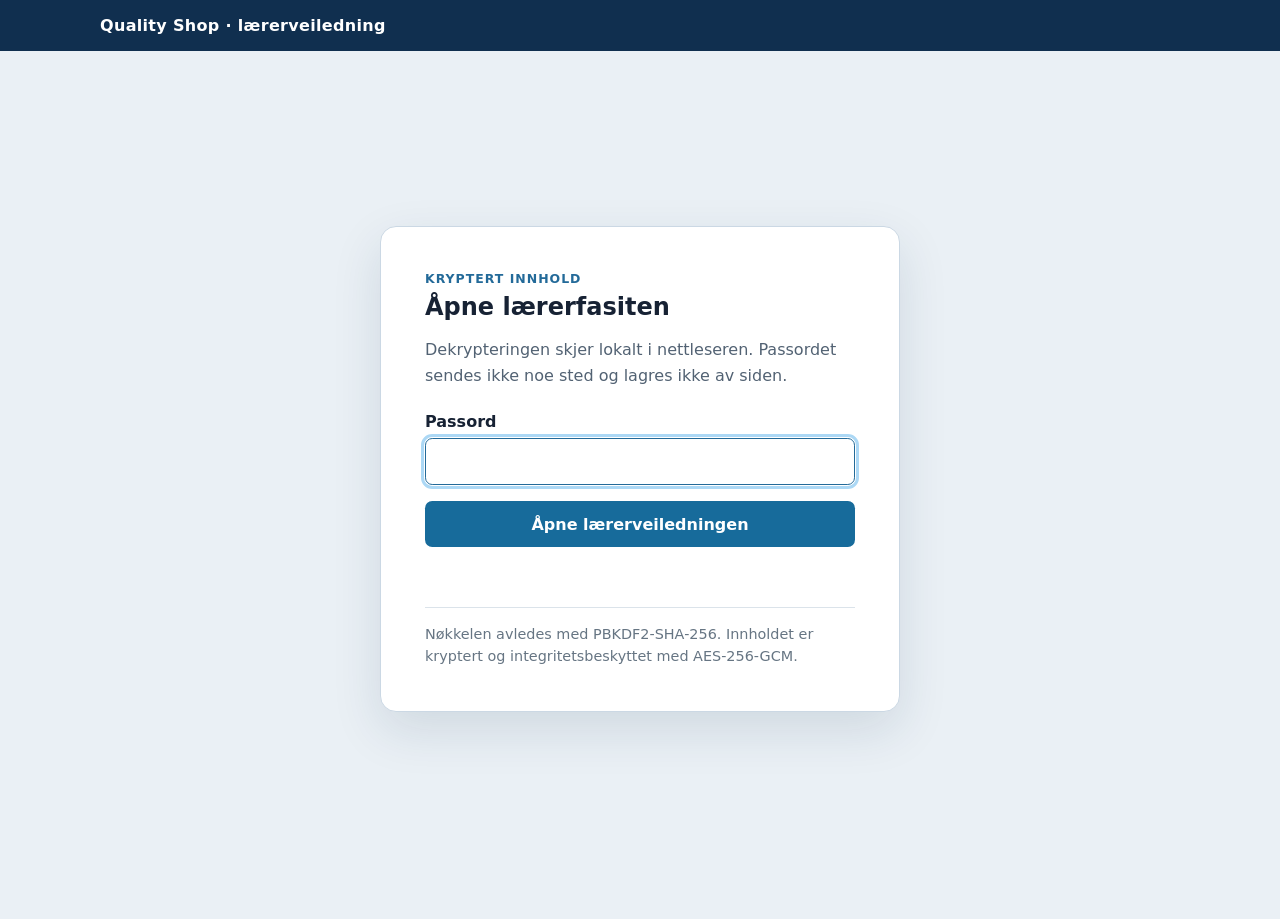
<file: laererveiledning/index.html>
<!doctype html>
<html lang="no">
<head>
  <meta charset="utf-8">
  <meta name="viewport" content="width=device-width, initial-scale=1">
  <meta name="color-scheme" content="light dark">
  <meta http-equiv="Content-Security-Policy" content="default-src 'self'; script-src 'self' 'unsafe-inline'; style-src 'unsafe-inline'">
  <title>Kryptert lærerveiledning – Quality Shop</title>
  <style>
    :root {
      color-scheme: light;
      font-family: Inter, ui-sans-serif, system-ui, -apple-system, BlinkMacSystemFont, "Segoe UI", sans-serif;
      color: #172234;
      background: #eaf0f5;
    }

    * { box-sizing: border-box; }
    body { margin: 0; min-height: 100vh; }
    button, input { font: inherit; }
    button { cursor: pointer; }

    .topbar {
      display: flex;
      justify-content: space-between;
      align-items: center;
      gap: 1rem;
      padding: 1rem max(1rem, calc((100vw - 1080px) / 2));
      color: #fff;
      background: #102f4f;
    }

    .brand { margin: 0; font-weight: 750; letter-spacing: 0.02em; }
    .lock-button { border: 1px solid #b9d6ef; color: #fff; background: transparent; }

    main { max-width: 1080px; margin: 0 auto; padding: 2rem 1rem 4rem; }
    .unlock-shell { display: grid; place-items: center; min-height: calc(100vh - 8rem); }

    .unlock-card {
      width: min(100%, 520px);
      padding: clamp(1.5rem, 5vw, 2.75rem);
      border: 1px solid #cbd8e4;
      border-radius: 1rem;
      background: #fff;
      box-shadow: 0 18px 50px rgb(18 48 79 / 12%);
    }

    .eyebrow { margin: 0 0 0.5rem; color: #236a99; font-weight: 750; text-transform: uppercase; letter-spacing: 0.08em; font-size: 0.78rem; }
    h1 { margin: 0 0 1rem; line-height: 1.15; }
    .intro { color: #526273; line-height: 1.6; }
    label { display: block; margin: 1.5rem 0 0.45rem; font-weight: 700; }

    input {
      width: 100%;
      padding: 0.8rem 0.9rem;
      border: 1px solid #8295a8;
      border-radius: 0.45rem;
      color: #172234;
      background: #fff;
    }

    input:focus { outline: 3px solid #acd8f5; outline-offset: 1px; border-color: #236a99; }

    .primary {
      width: 100%;
      margin-top: 1rem;
      padding: 0.85rem 1rem;
      border: 0;
      border-radius: 0.45rem;
      color: #fff;
      background: #176b9b;
      font-weight: 750;
    }

    .primary:hover { background: #0f537a; }
    .primary:disabled { cursor: wait; opacity: 0.65; }
    .status { min-height: 1.5rem; margin: 1rem 0 0; color: #9b2828; font-weight: 650; }
    .security-note { margin: 1.25rem 0 0; padding-top: 1rem; border-top: 1px solid #dbe3ea; color: #667583; font-size: 0.9rem; line-height: 1.5; }

    .guide {
      padding: clamp(1.25rem, 4vw, 3rem);
      border: 1px solid #cbd8e4;
      border-radius: 0.75rem;
      background: #fff;
      box-shadow: 0 10px 35px rgb(18 48 79 / 9%);
      line-height: 1.6;
    }

    .guide h1, .guide h2, .guide h3 { color: #102f4f; line-height: 1.25; }
    .guide h2 { margin-top: 2.5rem; padding-bottom: 0.4rem; border-bottom: 2px solid #dce6ee; }
    .guide table { display: block; width: 100%; overflow-x: auto; border-collapse: collapse; }
    .guide th, .guide td { padding: 0.65rem; border: 1px solid #ccd8e2; text-align: left; vertical-align: top; }
    .guide th { background: #eaf2f8; }
    .guide code { padding: 0.12rem 0.35rem; border-radius: 0.25rem; background: #edf2f6; }
    .guide pre { overflow-x: auto; padding: 1rem; border-radius: 0.4rem; background: #162638; color: #f1f6fa; }
    .guide pre code { padding: 0; background: transparent; }
    .guide .callout { padding: 1rem 1.2rem; border-left: 4px solid #176b9b; background: #eaf4fa; }
    [hidden] { display: none !important; }

    @media print {
      .topbar { display: none; }
      main { max-width: none; padding: 0; }
      .guide { border: 0; box-shadow: none; }
    }
  </style>
  <script src="laererfasit.enc.js"></script>
</head>
<body>
  <header class="topbar">
    <p class="brand">Quality Shop · lærerveiledning</p>
    <button id="lock-button" class="lock-button" type="button" hidden>Lås</button>
  </header>

  <main>
    <section id="unlock-shell" class="unlock-shell" aria-labelledby="unlock-heading">
      <form id="unlock-form" class="unlock-card">
        <p class="eyebrow">Kryptert innhold</p>
        <h1 id="unlock-heading">Åpne lærerfasiten</h1>
        <p class="intro">Dekrypteringen skjer lokalt i nettleseren. Passordet sendes ikke noe sted og lagres ikke av siden.</p>

        <label for="password">Passord</label>
        <input id="password" name="password" type="password" autocomplete="off" autocapitalize="none" spellcheck="false" required autofocus>
        <button id="unlock-button" class="primary" type="submit">Åpne lærerveiledningen</button>
        <p id="status" class="status" role="alert" aria-live="polite"></p>
        <p class="security-note">Nøkkelen avledes med PBKDF2-SHA-256. Innholdet er kryptert og integritetsbeskyttet med AES-256-GCM.</p>
      </form>
    </section>

    <article id="guide" class="guide" hidden></article>
  </main>

  <script>
    (function () {
      "use strict";

      const form = document.querySelector("#unlock-form");
      const shell = document.querySelector("#unlock-shell");
      const passwordInput = document.querySelector("#password");
      const unlockButton = document.querySelector("#unlock-button");
      const lockButton = document.querySelector("#lock-button");
      const status = document.querySelector("#status");
      const guide = document.querySelector("#guide");

      function decodeBase64(value) {
        const binary = atob(value);
        return Uint8Array.from(binary, character => character.charCodeAt(0));
      }

      async function decryptGuide(password) {
        const payload = window.ENCRYPTED_TEACHER_GUIDE;
        if (!payload || payload.version !== 1) {
          throw new Error("Kryptert innhold mangler eller har ukjent format.");
        }

        const encoder = new TextEncoder();
        const passwordBytes = encoder.encode(password.normalize("NFC"));
        try {
          const baseKey = await crypto.subtle.importKey(
            "raw",
            passwordBytes,
            "PBKDF2",
            false,
            ["deriveKey"]);
          const key = await crypto.subtle.deriveKey(
            {
              name: payload.kdf.name,
              hash: payload.kdf.hash,
              salt: decodeBase64(payload.salt),
              iterations: payload.kdf.iterations
            },
            baseKey,
            { name: payload.algorithm, length: 256 },
            false,
            ["decrypt"]);
          const plainBuffer = await crypto.subtle.decrypt(
            {
              name: payload.algorithm,
              iv: decodeBase64(payload.iv),
              additionalData: encoder.encode(payload.aad),
              tagLength: payload.tagLength
            },
            key,
            decodeBase64(payload.ciphertext));

          return new TextDecoder("utf-8", { fatal: true }).decode(plainBuffer);
        } finally {
          passwordBytes.fill(0);
        }
      }

      form.addEventListener("submit", async event => {
        event.preventDefault();
        status.textContent = "";
        unlockButton.disabled = true;
        unlockButton.textContent = "Dekrypterer …";

        try {
          const html = await decryptGuide(passwordInput.value);
          passwordInput.value = "";
          guide.innerHTML = html;
          guide.hidden = false;
          shell.hidden = true;
          lockButton.hidden = false;
          guide.focus();
        } catch {
          passwordInput.value = "";
          status.textContent = "Kunne ikke dekryptere. Passordet er feil, eller filen er skadet.";
          passwordInput.focus();
        } finally {
          unlockButton.disabled = false;
          unlockButton.textContent = "Åpne lærerveiledningen";
        }
      });

      lockButton.addEventListener("click", () => {
        guide.replaceChildren();
        guide.hidden = true;
        lockButton.hidden = true;
        shell.hidden = false;
        status.textContent = "";
        passwordInput.focus();
      });
    })();
  </script>
</body>
</html>
</file>
